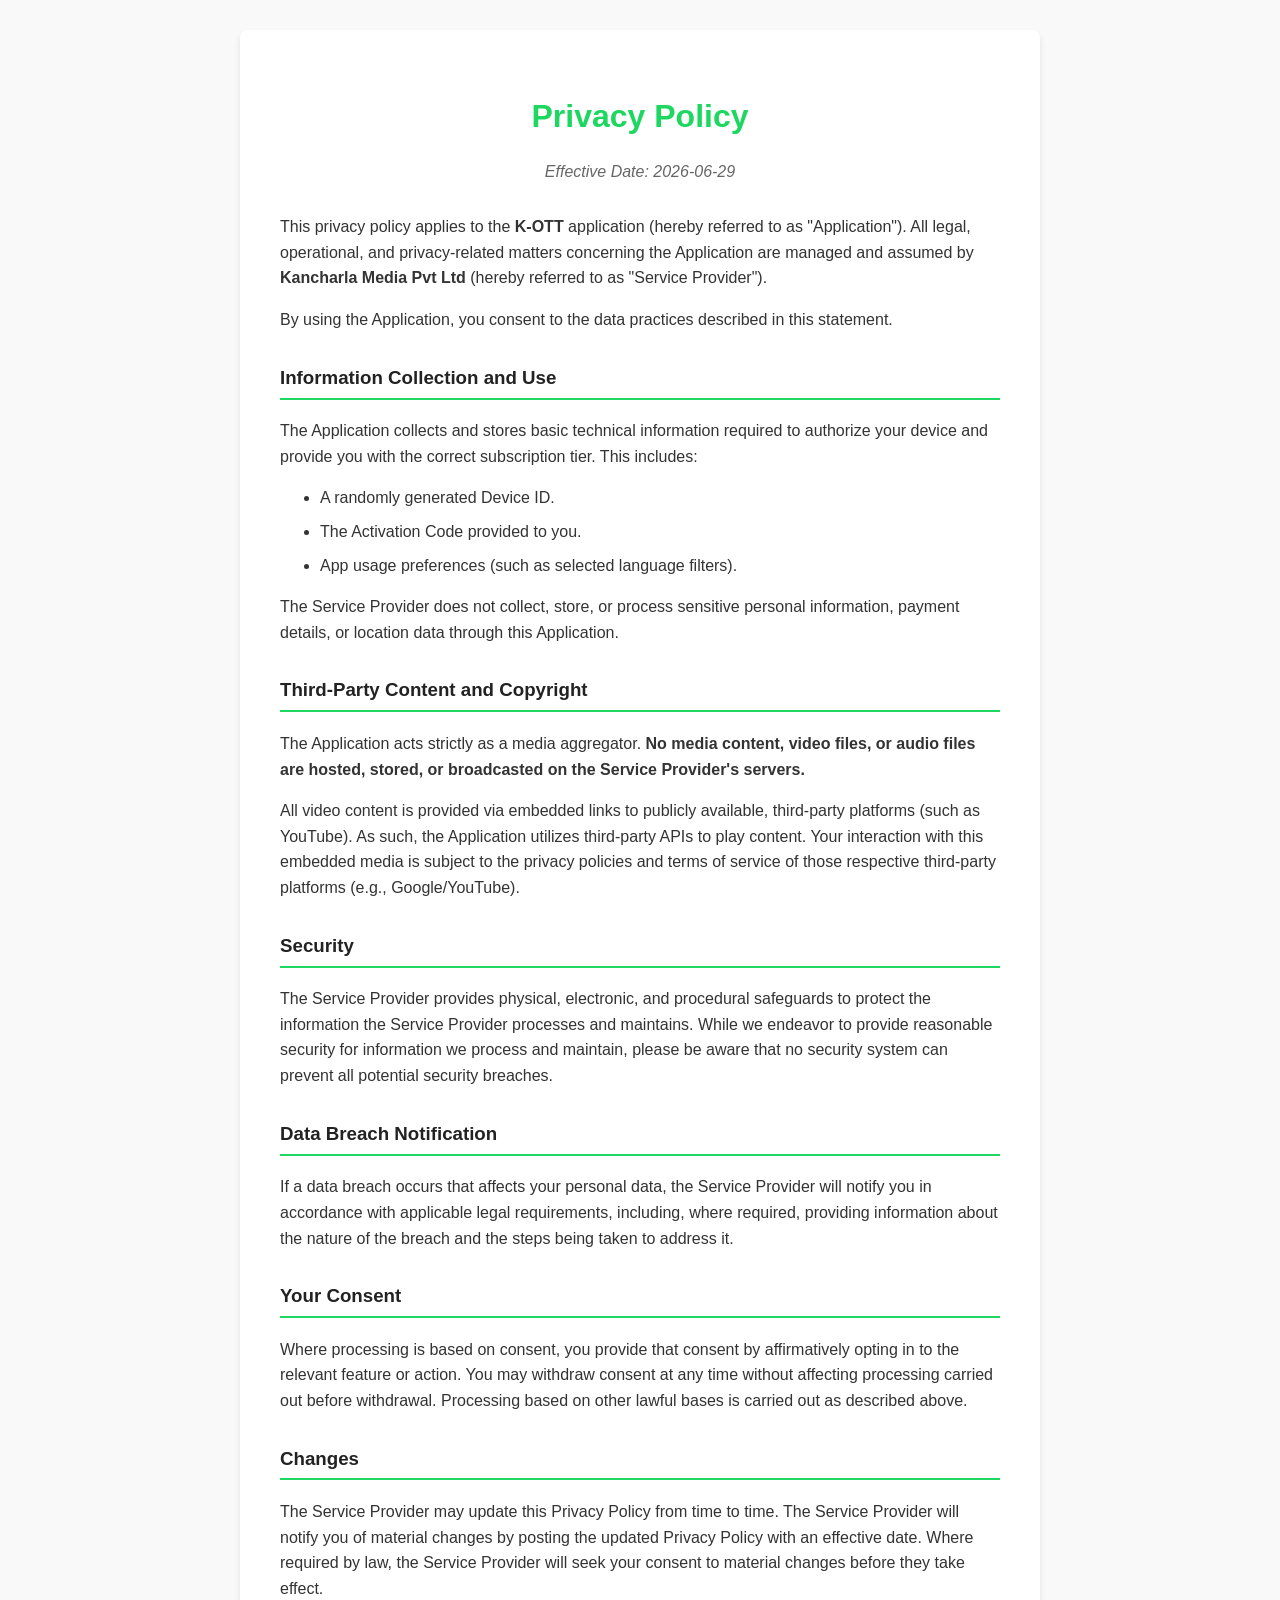
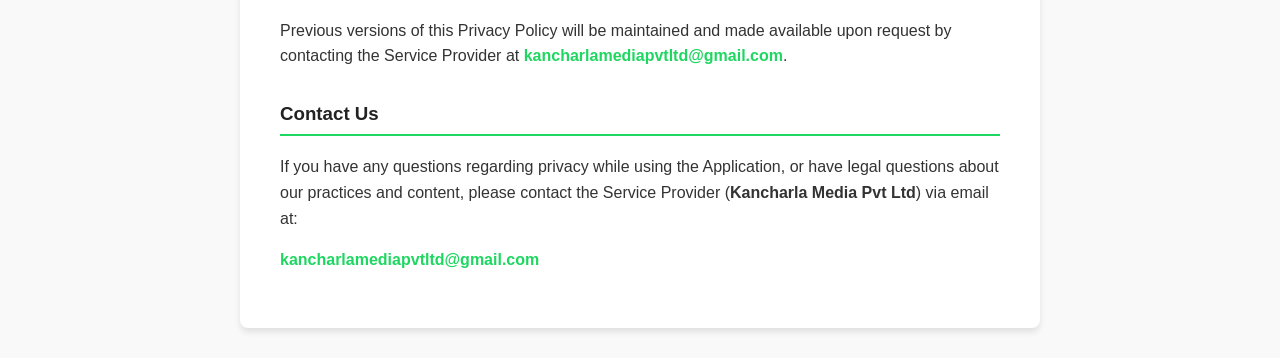
<file: policy.html>
<!DOCTYPE html>
<html lang="en">
<head>
    <meta charset="UTF-8">
    <meta name="viewport" content="width=device-width, initial-scale=1.0">
    <title>Privacy Policy - K-OTT</title>
    <style>
        body {
            font-family: 'Segoe UI', Tahoma, Geneva, Verdana, sans-serif;
            line-height: 1.6;
            color: #333333;
            max-width: 800px;
            margin: 0 auto;
            padding: 30px 20px;
            background-color: #f9f9f9;
        }
        .container {
            background-color: #ffffff;
            padding: 40px;
            border-radius: 8px;
            box-shadow: 0 4px 6px rgba(0,0,0,0.1);
        }
        h1 {
            color: #1ed760; /* K-OTT Green */
            text-align: center;
            margin-bottom: 5px;
        }
        .effective-date {
            text-align: center;
            color: #666666;
            font-style: italic;
            margin-bottom: 30px;
        }
        h3 {
            color: #222222;
            border-bottom: 2px solid #1ed760;
            padding-bottom: 5px;
            margin-top: 30px;
        }
        p {
            margin-bottom: 15px;
        }
        ul {
            margin-bottom: 15px;
        }
        li {
            margin-bottom: 8px;
        }
        a {
            color: #1ed760;
            text-decoration: none;
            font-weight: bold;
        }
        a:hover {
            text-decoration: underline;
        }
    </style>
</head>
<body>

    <div class="container">
        <h1>Privacy Policy</h1>
        <p class="effective-date">Effective Date: 2026-06-29</p>

        <p>This privacy policy applies to the <strong>K-OTT</strong> application (hereby referred to as "Application"). All legal, operational, and privacy-related matters concerning the Application are managed and assumed by <strong>Kancharla Media Pvt Ltd</strong> (hereby referred to as "Service Provider").</p>
        
        <p>By using the Application, you consent to the data practices described in this statement.</p>

        <h3>Information Collection and Use</h3>
        <p>The Application collects and stores basic technical information required to authorize your device and provide you with the correct subscription tier. This includes:</p>
        <ul>
            <li>A randomly generated Device ID.</li>
            <li>The Activation Code provided to you.</li>
            <li>App usage preferences (such as selected language filters).</li>
        </ul>
        <p>The Service Provider does not collect, store, or process sensitive personal information, payment details, or location data through this Application.</p>

        <h3>Third-Party Content and Copyright</h3>
        <p>The Application acts strictly as a media aggregator. <strong>No media content, video files, or audio files are hosted, stored, or broadcasted on the Service Provider's servers.</strong></p>
        <p>All video content is provided via embedded links to publicly available, third-party platforms (such as YouTube). As such, the Application utilizes third-party APIs to play content. Your interaction with this embedded media is subject to the privacy policies and terms of service of those respective third-party platforms (e.g., Google/YouTube).</p>

        <h3>Security</h3>
        <p>The Service Provider provides physical, electronic, and procedural safeguards to protect the information the Service Provider processes and maintains. While we endeavor to provide reasonable security for information we process and maintain, please be aware that no security system can prevent all potential security breaches.</p>

        <h3>Data Breach Notification</h3>
        <p>If a data breach occurs that affects your personal data, the Service Provider will notify you in accordance with applicable legal requirements, including, where required, providing information about the nature of the breach and the steps being taken to address it.</p>

        <h3>Your Consent</h3>
        <p>Where processing is based on consent, you provide that consent by affirmatively opting in to the relevant feature or action. You may withdraw consent at any time without affecting processing carried out before withdrawal. Processing based on other lawful bases is carried out as described above.</p>

        <h3>Changes</h3>
        <p>The Service Provider may update this Privacy Policy from time to time. The Service Provider will notify you of material changes by posting the updated Privacy Policy with an effective date. Where required by law, the Service Provider will seek your consent to material changes before they take effect.</p>
        <p>Previous versions of this Privacy Policy will be maintained and made available upon request by contacting the Service Provider at <a href="mailto:kancharlamediapvtltd@gmail.com">kancharlamediapvtltd@gmail.com</a>.</p>

        <h3>Contact Us</h3>
        <p>If you have any questions regarding privacy while using the Application, or have legal questions about our practices and content, please contact the Service Provider (<strong>Kancharla Media Pvt Ltd</strong>) via email at:</p>
        <p><a href="mailto:kancharlamediapvtltd@gmail.com">kancharlamediapvtltd@gmail.com</a></p>
    </div>

</body>
</html>
</file>
